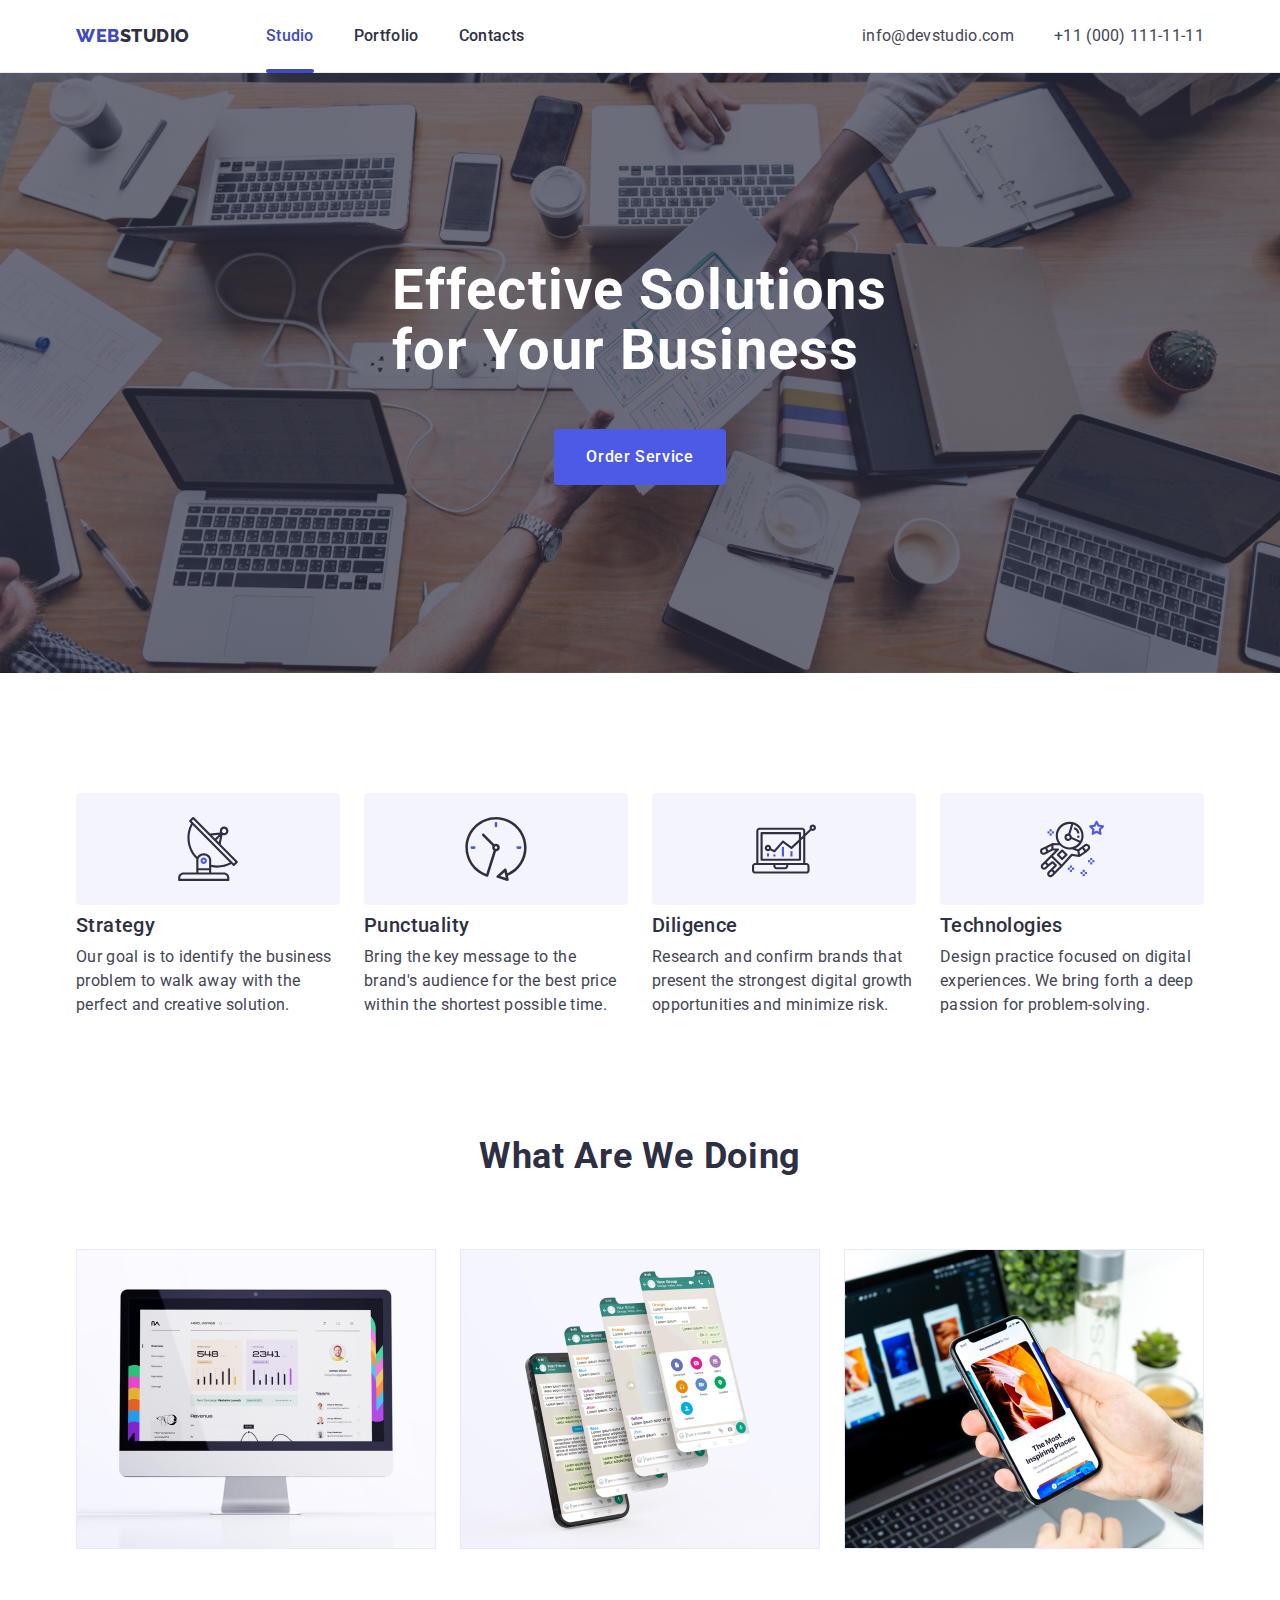
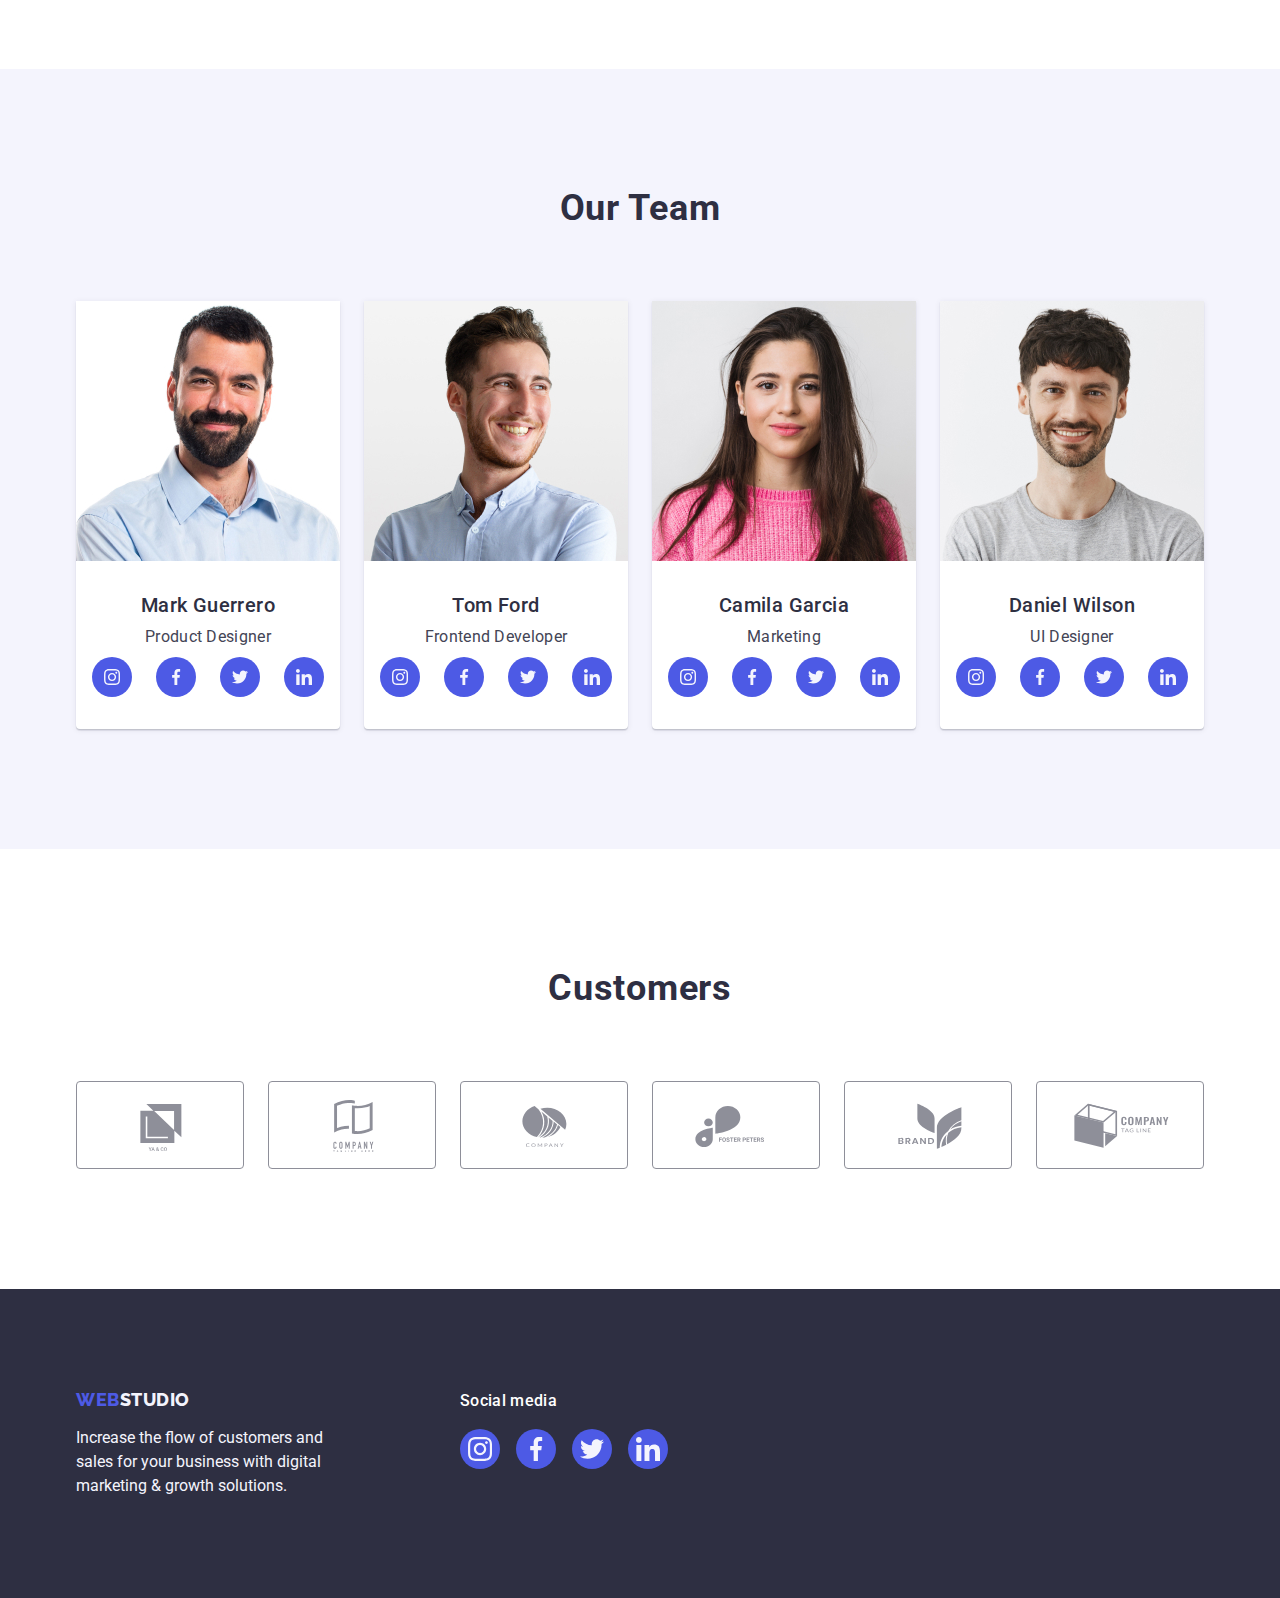
<file: index.html>
<!DOCTYPE html>
<html lang="en">



<head>
    <meta charset="UTF-8">
    <meta http-equiv="X-UA-Compatible" content="IE=edge">
    <meta name="viewport" content="width=device-width,initial-scale=1.0" />
    <link href="https://fonts.googleapis.com" rel="preconnect" />
    <link href="https://fonts.gstatic.com" rel="preconnect" />
    <link href="https://fonts.googleapis.com/css2?family=Raleway:wght@800&family=Roboto:wght@400;500;700&display=swap"
        rel="stylesheet" />
    <title>Web Studio</title>
    <link rel="stylesheet"
        href="https://cdnjs.cloudflare.com/ajax/libs/modern-normalize/1.1.0/modern-normalize.min.css">
    <link rel="stylesheet" href="./css/styles.css" />
</head>

<body class="body">
    <header class="page-header">
        <div class="header-cntnr container">
            <nav class="nav list">
                <a class="logo link" href="./index.html">Web<span class="second-logo">Studio</span></a>
                <ul class="header-menu-item list">
                    <li class="nav-menu">
                        <a class="menu link current" href="./index.html">Studio</a>
                    </li>
                    <li class="nav-menu">
                        <a class="menu link" href="./portfolio.html">Portfolio</a>
                    </li>
                    <li class="nav-menu"><a class="menu link" href="">Contacts</a>
                    </li>
                </ul>
            </nav>
            <address class="address">
                <ul class="contact-menu list">
                    <li class="menu-item link">
                        <a class="contact link" href="mailto:info@devstudio.com">info@devstudio.com</a>
                    </li>
                    <li class="menu-item link">
                        <a class="contact link" href="tel:+110001111111">+11 (000) 111-11-11</a>
                    </li>
                </ul>
            </address>
        </div>
    </header>

    <main>

        <section class=" second-menu-title">
            <div class=" container">
                <h1 class=" hero-title">Effective Solutions for Your Business </h1>

                <button data-modal-open class="order-button" type="button">Order
                    Service</button>
            </div>
        </section>

        <section class="excellence-menu-section">
            <div class="container">
                <h2 class="visually-hidden">Our Excellence</h2>
                <ul class="excellence-menu list">
                    <li class="excellence-menu-item ">
                        <div class="second-sctn-icn"> <svg width="64" height="64">
                                <use href="./images/icons.svg#icon-antenna"> </use>
                            </svg> </div>
                        <h3 class="title-second-section">Strategy</h3>
                        <p class="second-section-p">Our goal is to identify the business problem to walk away with the
                            perfect and creative
                            solution.
                        </p>
                    </li>
                    <li class="excellence-menu-item">
                        <div class="second-sctn-icn"> <svg width="64" height="64">
                                <use href="./images/icons.svg#icon-clock"> </use>
                            </svg> </div>
                        <h3 class="title-second-section">Punctuality</h3>
                        <p class="second-section-p">Bring the key message to the brand's audience for the best price
                            within
                            the shortest
                            possible
                            time.</p>
                    </li>
                    <li class="excellence-menu-item">
                        <div class="second-sctn-icn"> <svg width="64" height="64">
                                <use href="./images/icons.svg#icon-diagram"> </use>
                            </svg> </div>
                        <h3 class=" title-second-section">Diligence</h3>
                        <p class="second-section-p">Research and confirm brands that present the strongest
                            digital
                            growth
                            opportunities and
                            minimize
                            risk.</p>
                    </li>
                    <li class="excellence-menu-item">
                        <div class="second-sctn-icn"> <svg width="64" height="64">
                                <use href="./images/icons.svg#icon-astronaut"> </use>
                            </svg> </div>
                        <H3 class="title-second-section">Technologies</H3>
                        <p class="second-section-p">Design practice focused on digital experiences. We bring forth a
                            deep
                            passion for
                            problem-solving.</p>
                    </li>
                </ul>
            </div>
        </section>
        <section class="offers-menu-section">
            <div class="container-li container">
                <h2 class="main-title">What are we doing</h2>
                <ul class="offers-menu list">
                    <li class="offers-menu-item">
                        <img class="photo" src="./images/desktop.jpg" alt="desktop" width="360" />
                    </li>
                    <li class="offers-menu-item">
                        <img class="photo" src="./images/ui.jpg" alt="ui" width="360" />

                    </li>
                    <li class=" offers-menu-item">
                        <img class="photo" src="./images/uii.jpg" alt="user interface" width="360" />
                    </li>
                </ul>

            </div>

        </section>
        <section class="team-menu-section">
            <div class="container">

                <h2 class="main-title">Our Team</h2>
                <ul class="team list">
                    <li class="team-menu-item">
                        <img class="photo" src="./images/mark.jpg" alt="mark's photo" width="264" />
                        <div class="employee">
                            <h3 class="name">Mark Guerrero</h3>
                            <p class="role">Product Designer</p>
                            <ul class="social-list list">
                                <li class="social-item">
                                    <a class="social-link" href="https://www.instagram.com/"><svg class="social-icon"
                                            width="16" height="16">
                                            <use href="./images/icons.svg#icon-instagram"></use>
                                        </svg></a>
                                <li class="social-item">
                                    <a class="social-link" href="https://www.facebook.com/"><svg class="social-icon"
                                            width="16" height="16">
                                            <use href="./images/icons.svg#icon-facebook"></use>
                                        </svg></a>
                                </li>
                                <li class="social-item">
                                    <a class="social-link" href="https://twitter.com/"><svg class="social-icon"
                                            width="16" height="16">
                                            <use href="./images/icons.svg#icon-twitter"></use>
                                        </svg></a>
                                </li>
                                <li class="social-item">
                                    <a class="social-link" href="https://www.linkedin.com/"><svg class="social-icon"
                                            width="16" height="16">
                                            <use href="./images/icons.svg#icon-linkedin"></use>
                                        </svg></a>
                                </li>

                            </ul>
                        </div>

                    </li>
                    <li class="team-menu-item">
                        <img class="photo" src="./images/tom.jpg" alt="tom's photo" width="264" />
                        <div class="employee">
                            <h3 class="name">Tom Ford</h3>
                            <p class="role">Frontend Developer</p>
                            <ul class="social-list list">
                                <li class="social-item">
                                    <a class="social-link" href="https://www.instagram.com/"><svg class="social-icon"
                                            width="16" height="16">
                                            <use href="./images/icons.svg#icon-instagram"></use>
                                        </svg></a>
                                <li class="social-item">
                                    <a class="social-link" href="https://www.facebook.com/"><svg class="social-icon"
                                            width="16" height="16">
                                            <use href="./images/icons.svg#icon-facebook"></use>
                                        </svg></a>
                                </li>
                                <li class="social-item">
                                    <a class="social-link" href="https://twitter.com/"><svg class="social-icon"
                                            width="16" height="16">
                                            <use href="./images/icons.svg#icon-twitter"></use>
                                        </svg></a>
                                </li>
                                <li class="social-item">
                                    <a class="social-link" href="https://www.linkedin.com/"><svg class="social-icon"
                                            width="16" height="16">
                                            <use href="./images/icons.svg#icon-linkedin"></use>
                                        </svg></a>
                                </li>

                            </ul>

                        </div>

                    </li>
                    <li class="team-menu-item">
                        <img class="photo" src="./images/camilla.jpg" alt="camilla's photo" width="264" />
                        <div class="employee">
                            <h3 class="name">Camila Garcia</h3>
                            <p class="role">Marketing</p>
                            <ul class="social-list list">
                                <li class="social-item">
                                    <a class="social-link" href="https://www.instagram.com/"><svg class="social-icon"
                                            width="16" height="16">
                                            <use href="./images/icons.svg#icon-instagram"></use>
                                        </svg></a>
                                <li class="social-item">
                                    <a class="social-link" href="https://www.facebook.com/"><svg class="social-icon"
                                            width="16" height="16">
                                            <use href="./images/icons.svg#icon-facebook"></use>
                                        </svg></a>
                                </li>
                                <li class="social-item">
                                    <a class="social-link" href="https://twitter.com/"><svg class="social-icon"
                                            width="16" height="16">
                                            <use href="./images/icons.svg#icon-twitter"></use>
                                        </svg></a>
                                </li>
                                <li class="social-item">
                                    <a class="social-link" href="https://www.linkedin.com/"><svg class="social-icon"
                                            width="16" height="16">
                                            <use href="./images/icons.svg#icon-linkedin"></use>
                                        </svg></a>
                                </li>

                            </ul>

                        </div>

                    </li>
                    <li class="team-menu-item">
                        <img class="photo" src="./images/wilson.jpg" alt="wilson's photo" width="264" />
                        <div class="employee">
                            <h3 class="name">Daniel Wilson</h3>
                            <p class="role">UI Designer</p>
                            <ul class="social-list list">
                                <li class="social-item">
                                    <a class="social-link" href="https://www.instagram.com/"><svg class="social-icon"
                                            width="16" height="16">
                                            <use href="./images/icons.svg#icon-instagram"></use>
                                        </svg></a>
                                <li class="social-item">
                                    <a class="social-link" href="https://www.facebook.com/"><svg class="social-icon"
                                            width="16" height="16">
                                            <use href="./images/icons.svg#icon-facebook"></use>
                                        </svg></a>
                                </li>
                                <li class="social-item">
                                    <a class="social-link" href="https://twitter.com/"><svg class="social-icon"
                                            width="16" height="16">
                                            <use href="./images/icons.svg#icon-twitter"></use>
                                        </svg></a>
                                </li>
                                <li class="social-item">
                                    <a class="social-link" href="https://www.linkedin.com/"><svg class="social-icon"
                                            width="16" height="16">
                                            <use href="./images/icons.svg#icon-linkedin"></use>
                                        </svg></a>
                                </li>

                            </ul>
                        </div>

                    </li>
                </ul>

            </div>

        </section>
        <section class="customers">
            <div class="container">
                <h2 class="main-title">Customers</h2>
                <ul class="customers-list list">
                    <li class="customers-list-item">
                        <a href="#" target="_blank" class="customers-link">
                            <svg class="customers-icon" width="104" height="56">
                                <use href="./images/icons.svg#icon-Logo"></use>
                            </svg>
                        </a>
                    </li>
                    <li class="customers-list-item">
                        <a href="#" target="_blank" class="customers-link">
                            <svg class="customers-icon" width="104" height="56">
                                <use href="./images/icons.svg#icon-Logo-2"></use>
                            </svg>
                        </a>
                    </li>
                    <li class="customers-list-item">
                        <a href="#" target="_blank" class="customers-link">
                            <svg class="customers-icon" width="104" height="56">
                                <use href="./images/icons.svg#icon-Logo-3"></use>
                            </svg>
                        </a>
                    </li>
                    <li class="customers-list-item">
                        <a href="#" target="_blank" class="customers-link">
                            <svg class="customers-icon" width="104" height="56">
                                <use href="./images/icons.svg#icon-Logo-4"></use>
                            </svg>
                        </a>
                    </li>
                    <li class="customers-list-item">
                        <a href="#" target="_blank" class="customers-link">
                            <svg class="customers-icon" width="104" height="56">
                                <use href="./images/icons.svg#icon-Logo-5"></use>
                            </svg>
                        </a>
                    </li>
                    <li class="customers-list-item">
                        <a href="#" target="_blank" class="customers-link">
                            <svg class="customers-icon" width="104" height="56">
                                <use href="./images/icons.svg#icon-Logo-6"></use>
                            </svg>
                        </a>
                    </li>
                </ul>
            </div>
        </section>
    </main>
    <footer class="bottom-logo-s">
        <div class="footer-box container">
            <div class="promotion-box">
                <a class="logo-b link" href="./index.html">Web<span class="second-logo-b">Studio</span>
                </a>
                <p class="promotion-slogan"> Increase the flow of customers and sales for your business with digital
                    marketing &
                    growth solutions.</p>
            </div>

            <div>
                <p class="title-footer">Social media</p>
                <ul class="social-list footer-social-list list">
                    <li class="social-item">
                        <a class="social-link" href="https://www.instagram.com/"><svg class="social-icon" width="24"
                                height="24">
                                <use href="./images/icons.svg#icon-instagram"></use>
                            </svg></a>
                    <li class="social-item">
                        <a class="social-link" href="https://www.facebook.com/"><svg class="social-icon" width="24"
                                height="24">
                                <use href="./images/icons.svg#icon-facebook"></use>
                            </svg></a>
                    </li>
                    <li class="social-item">
                        <a class="social-link" href="https://twitter.com/"><svg class="social-icon" width="24"
                                height="24">
                                <use href="./images/icons.svg#icon-twitter"></use>
                            </svg></a>
                    </li>
                    <li class="social-item">
                        <a class="social-link" href="https://www.linkedin.com/"><svg class="social-icon" width="24"
                                height="24">
                                <use href="./images/icons.svg#icon-linkedin"></use>
                            </svg></a>
                    </li>

                </ul>
            </div>
        </div>

    </footer>

    <div class="modal-btn backdrop is-hidden" data-modal>
        <div class="modal">
            <button class="close-btn" data-modal-close="" type="button"> <svg class="modal-icon" width="8" height="8">
                    <use href="./images/icons.svg#icon-cross"></use>
                </svg> </button>
        </div>

    </div>
    <script src=" ./js/modal.js"></script>

</body>

</html>
</file>
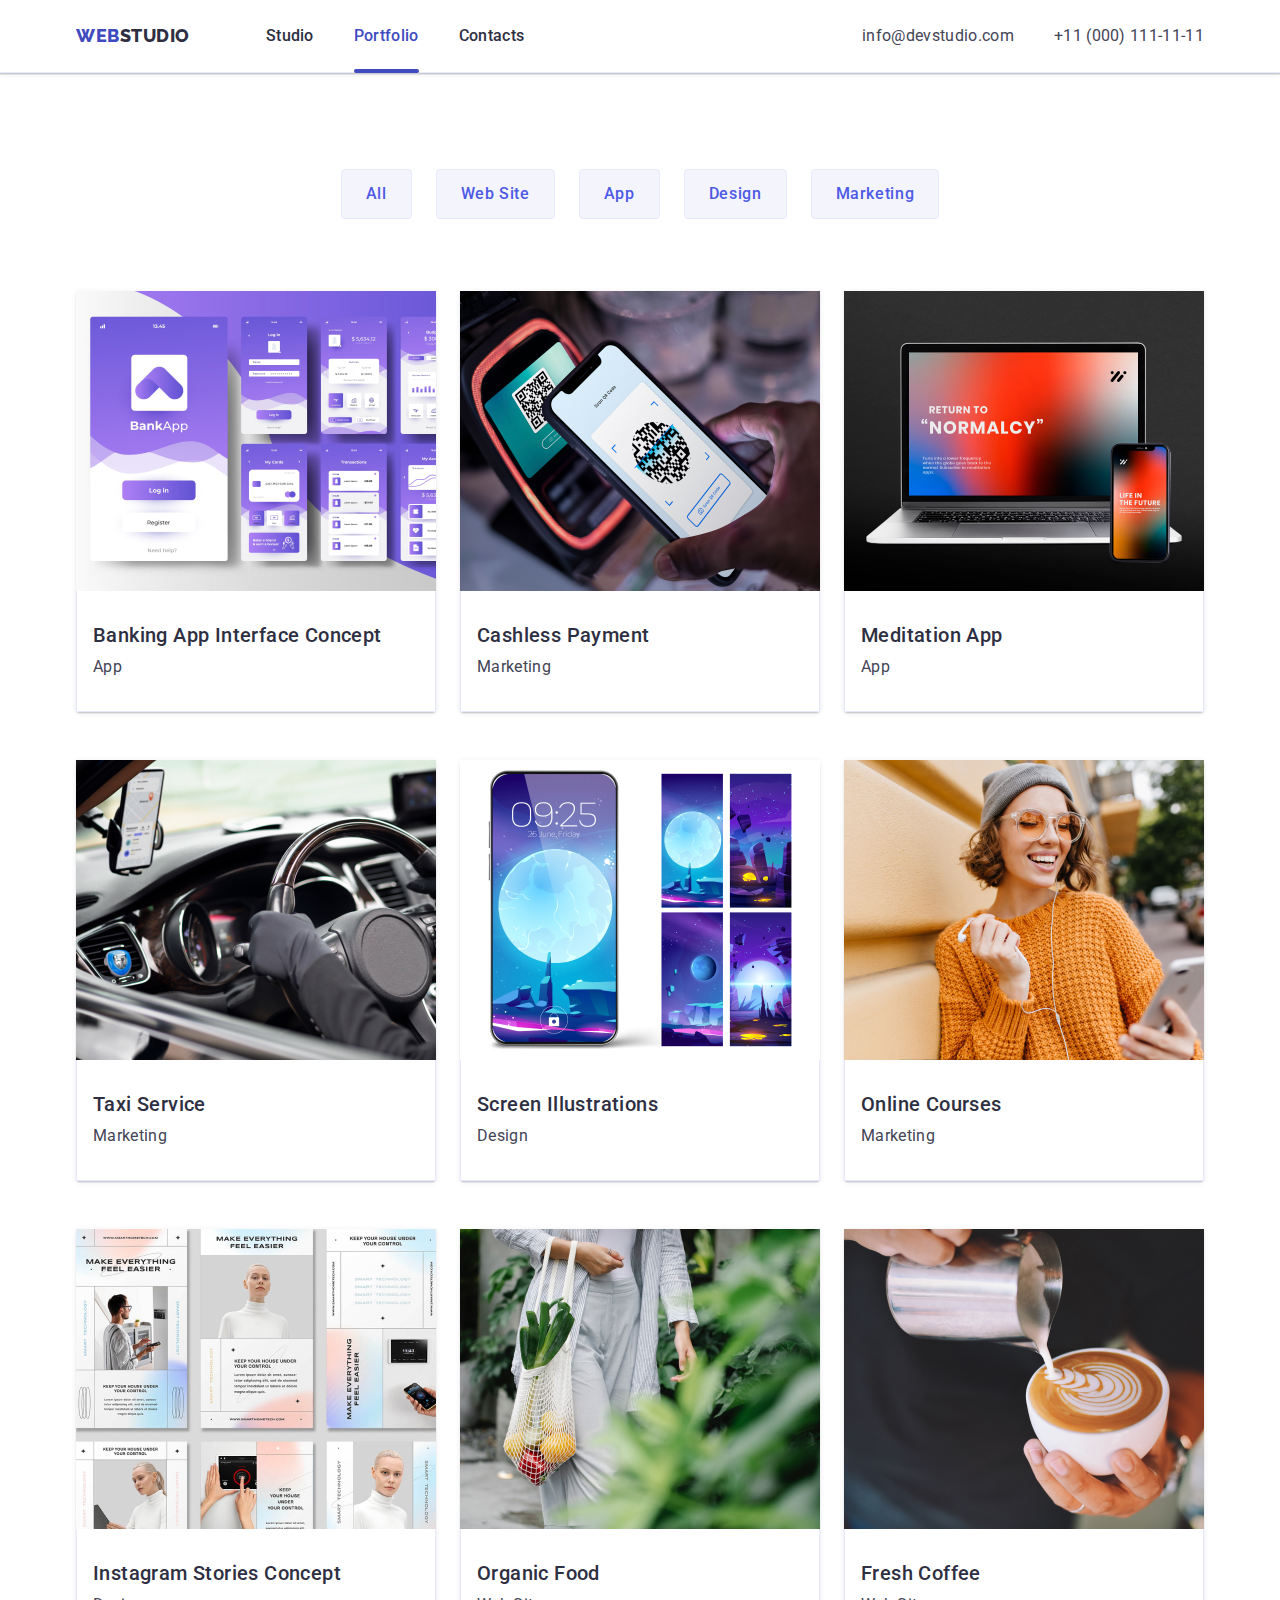
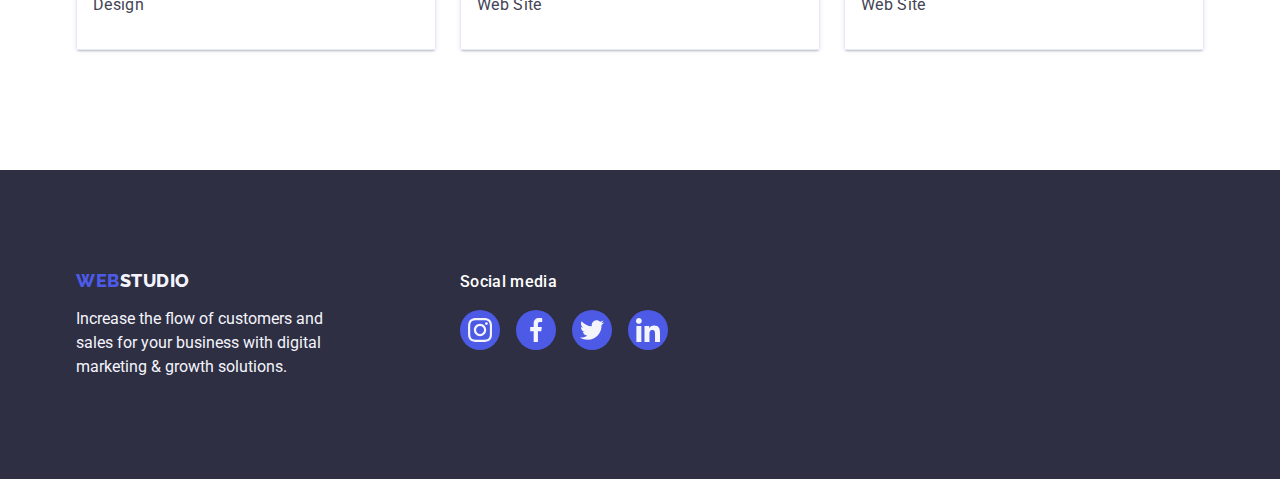
<file: portfolio.html>
<!DOCTYPE html>
<html lang="en">

<head>
    <meta charset="UTF-8">
    <meta http-equiv="X-UA-Compatible" content="IE=edge">
    <meta name="viewport" content="width=device-width, initial-scale=1.0">
    <link href="https://fonts.googleapis.com" rel="preconnect" />
    <link href="https://fonts.gstatic.com" rel="preconnect" />
    <link href="https://fonts.googleapis.com/css2?family=Raleway:wght@800&family=Roboto:wght@400;500;700&display=swap"
        rel="stylesheet" />
    <title>Web Studio</title>
    <link rel="stylesheet"
        href="https://cdnjs.cloudflare.com/ajax/libs/modern-normalize/1.1.0/modern-normalize.min.css">
    <link rel="stylesheet" href="./css/styles.css" />
</head>

<body class="body">
    <header class=" page-header ">
        <div class="header-cntnr container">
            <nav class="nav list">
                <a class="logo link" href="./index.html">Web<span class="second-logo">Studio</span></a>
                <ul class="header-menu-item list">
                    <li class="nav-menu link">
                        <a class="menu link" href="./index.html">Studio</a>
                    </li>
                    <li class="nav-menu link">
                        <a class="menu link current " href="./portfolio.html">Portfolio</a>
                    </li>
                    <li class="nav-menu link"><a class="menu link" href="">Contacts</a>
                    </li>
                </ul>
            </nav>
            <address class="address">
                <ul class="contact-menu list">
                    <li class="menu-item link">
                        <a class="contact link" href="mailto:info@devstudio.com">info@devstudio.com</a>
                    </li>
                    <li class="menu-item ">
                        <a class="contact link" href="tel:+110001111111">+11 (000) 111-11-11</a>
                    </li>
                </ul>
            </address>
        </div>

    </header>

    <main>
        <section class="section-portfolio">
            <div class="container">

                <h1 class="visually-hidden">Portfolio</h1>
                <ul class="prtflio-btns list">
                    <li class="btn">
                        <button class="button-portfolio" type="button">All</button>
                    </li>
                    <li class="btn">
                        <button class="button-portfolio" type="button">Web Site</button>
                    </li>
                    <li class="btn"><button class="button-portfolio" type="button">App</button></li>
                    <li class="btn"><button class="button-portfolio" type="button">Design</button></li>
                    <li class="btn"><button class="button-portfolio" type="button">Marketing</button></li>
                </ul>

                <ul class="frs-smpls list">
                    <li class="sample"> <a class=" sample-link link" href="">
                            <div class="photo-wrapper"><img class="photo" src="./images/img.jpg" alt="app concept">
                                <p class=" overlay overlay-txt">14 Stylish and User-Friendly App Design Concepts · Task
                                    Manager App · Calorie Tracker App · Exotic Fruit Ecommerce App ·
                                    Cloud Storage App</p>

                            </div>
                            <div class="div-itm">
                                <h2 class="offers-samples">Banking App Interface Concept</h2>
                                <p class="offers-samples-p">App</p>
                            </div>
                        </a> </li>
                    <li class="sample"> <a class=" sample-link link" href="">
                            <div class="photo-wrapper"><img class="photo" src="./images/payment.jpg"
                                    alt="payment terminal">

                                <p class=" overlay overlay-txt">14 Stylish and User-Friendly App Design Concepts · Task
                                    Manager App · Calorie Tracker App · Exotic Fruit Ecommerce App ·
                                    Cloud Storage App</p>

                            </div>
                            <div class="div-itm">
                                <h2 class="offers-samples">Cashless Payment</h2>

                                <p class="offers-samples-p"> Marketing</p>
                            </div>
                        </a></li>
                    <li class="sample">
                        <a class=" sample-link link" href="">
                            <div class="photo-wrapper"><img class="photo" src="./images/interface.jpg"
                                    alt="desktop interface">

                                <p class=" overlay overlay-txt">14 Stylish and User-Friendly App Design Concepts · Task
                                    Manager App · Calorie Tracker App · Exotic Fruit Ecommerce App ·
                                    Cloud Storage App</p>

                            </div>
                            <div class="div-itm">
                                <h2 class="offers-samples">Meditation App </h2>
                                <p class="offers-samples-p"> App</p>
                            </div>
                        </a>
                    </li>
                    <li class="sample"> <a class=" sample-link link" href="">
                            <div class="photo-wrapper"><img class="photo" src="./images/car.jpg" alt="driving man">

                                <p class=" overlay overlay-txt">14 Stylish and User-Friendly App Design Concepts · Task
                                    Manager App · Calorie Tracker App · Exotic Fruit Ecommerce App ·
                                    Cloud Storage App</p>

                            </div>
                            <div class="div-itm">
                                <h2 class="offers-samples">Taxi Service </h2>
                                <p class="offers-samples-p"> Marketing</p>
                            </div>

                        </a>
                    </li>
                    <li class="sample"> <a class=" sample-link link" href="">
                            <div class="photo-wrapper"><img class="photo" src="./images/moon.jpg"
                                    alt="screen illustration">

                                <p class=" overlay overlay-txt">14 Stylish and User-Friendly App Design Concepts · Task
                                    Manager App · Calorie Tracker App · Exotic Fruit Ecommerce App ·
                                    Cloud Storage App</p>

                            </div>
                            <div class="div-itm">

                                <h2 class="offers-samples">Screen Illustrations </h2>
                                <p class="offers-samples-p"> Design</p>
                            </div>
                        </a>
                    </li>
                    <li class="sample"><a class=" sample-link link" href="">
                            <div class="photo-wrapper"><img class="photo" src="./images/courses.jpg" alt="a student">

                                <p class=" overlay overlay overlay-txt">14 Stylish and User-Friendly App Design Concepts
                                    ·
                                    Task
                                    Manager App · Calorie Tracker App · Exotic Fruit Ecommerce App ·
                                    Cloud Storage App</p>

                            </div>
                            <div class="div-itm">

                                <h2 class="offers-samples">Online Courses</h2>
                                <p class="offers-samples-p">Marketing</p>
                            </div>
                        </a></li>
                    <li class="sample"><a class=" sample-link link" href="">
                            <div class="photo-wrapper"><img class="photo" src="./images/concept.jpg"
                                    alt="callories app uit">

                                <p class=" overlay overlay-txt">14 Stylish and User-Friendly App Design Concepts · Task
                                    Manager App · Calorie Tracker App · Exotic Fruit Ecommerce App ·
                                    Cloud Storage App</p>

                            </div>
                            <div class="div-itm">

                                <h2 class="offers-samples">Instagram Stories Concept</h2>
                                <p class="offers-samples-p">Design</p>
                            </div>
                        </a></li>
                    <li class="sample"> <a class=" sample-link link" href="">
                            <div class="photo-wrapper"><img class="photo" src="./images/food.jpg" alt="veggies">

                                <p class=" overlay overlay-txt">14 Stylish and User-Friendly App Design Concepts · Task
                                    Manager App · Calorie Tracker App · Exotic Fruit Ecommerce App ·
                                    Cloud Storage App</p>

                            </div>
                            <div class="div-itm">
                                <h2 class="offers-samples">Organic Food</h2>
                                <p class="offers-samples-p">Web Site</p>
                            </div>
                        </a></li>
                    <li class="sample"><a class=" sample-link link" href="">
                            <div class="photo-wrapper"><img class="photo" src="./images/coffee.jpg"
                                    alt="man pouring coffee">

                                <p class=" overlay overlay-txt">14 Stylish and User-Friendly App Design Concepts · Task
                                    Manager App · Calorie Tracker App · Exotic Fruit Ecommerce App ·
                                    Cloud Storage App</p>

                            </div>
                            <div class="div-itm">
                                <h2 class="offers-samples">Fresh Coffee</h2>
                                <p class="offers-samples-p">Web Site</p>
                            </div>
                        </a></li>
                </ul>
            </div>

        </section>

    </main>
    <footer class="bottom-logo-s">
        <div class="footer-box container">
            <div class="promotion-box">
                <a class="logo-b link" href="./index.html">Web<span class="second-logo-b">Studio</span>
                </a>
                <p class="promotion-slogan"> Increase the flow of customers and sales for your business with digital
                    marketing &
                    growth solutions.</p>
            </div>

            <div>
                <p class="title-footer">Social media</p>
                <ul class="social-list footer-social-list list">
                    <li class="social-item">
                        <a class="social-link" href="https://www.instagram.com/"><svg class="social-icon" width="24"
                                height="24">
                                <use href="./images/icons.svg#icon-instagram"></use>
                            </svg></a>
                    <li class="social-item">
                        <a class="social-link" href="https://www.facebook.com/"><svg class="social-icon" width="24"
                                height="24">
                                <use href="./images/icons.svg#icon-facebook"></use>
                            </svg></a>
                    </li>
                    <li class="social-item">
                        <a class="social-link" href="https://twitter.com/"><svg class="social-icon" width="24"
                                height="24">
                                <use href="./images/icons.svg#icon-twitter"></use>
                            </svg></a>
                    </li>
                    <li class="social-item">
                        <a class="social-link" href="https://www.linkedin.com/"><svg class="social-icon" width="24"
                                height="24">
                                <use href="./images/icons.svg#icon-linkedin"></use>
                            </svg></a>
                    </li>

                </ul>
            </div>
        </div>

    </footer>
</body>


</html>
</file>
<file: css/styles.css>
:root {
  --primary-text--color-theme-dark: #ffffff;
  --accent-color: fff6c00;
  --transition-duration-and-function: 300ms linear,
    background-color 300ms linear;
  --accent-color: #404bbf;
  --iris-color: #4d5ae5;
  --cloud-color: #f4f4fd;
  --primary-text-color-theme-dark: #ffffff;
  --title-color: #2e2f42;
  --description-color: #434455;
  --main-background-color: #ffffff;
  --border-button: #e7e9fc;
  --icons-color: #8e8f99;
  --icons-color-hover: #404bbf;
  --icons-color-focus: #404bbf;
  --icons-color-active: #404bbf;
  --icons-color-disabled: #8e8f99;
}
.visually-hidden {
  position: absolute;
  width: 1px;
  height: 1px;
  margin: -1px;
  border: 0;
  padding: 0;

  white-space: nowrap;
  clip-path: inset(100%);
  clip: rect(0 0 0 0);
  overflow: hidden;
}
.h1,
h2,
h3,
h4,
h5,
h6,
p {
  margin: 0;
  padding-bottom: 0;
}
ul,
ol {
  margin-top: 0;
  margin-bottom: 0;
  padding-left: 0;
}

.list {
  list-style: none;
  margin: 0;
  padding: 0;
}
.link {
  text-decoration: none;
}
/* header */
.page-header {
  box-shadow: 0px 2px 1px rgba(46, 47, 66, 0.08),
    0px 1px 1px rgba(46, 47, 66, 0.16), 0px 1px 6px rgba(46, 47, 66, 0.08);
}
.contact {
  font-weight: 400;
  display: block;
  padding: 24px 0;
  font-size: normal;
  color: #434455;
  font-style: normal;
  transition: color 250ms cubic-bezier(0.4, 0, 0.2, 1);
}
.contact:hover {
  color: #404bbf;
}
.contact:focus {
  color: #404bbf;
}

.menu-item {
  font-size: 16px;
  font-weight: 500;
  line-height: 1.5;
  color: #434455;
  letter-spacing: 0.02em;
}
/* logo */

/* nav-menu */

.logo {
  transition: color 250ms cubic-bezier(0.4, 0, 0.2, 1);
  font-family: Raleway, sans-serif;
  font-size: 18px;
  font-weight: 800;
  line-height: 1.17;
  color: #404bbf;
  letter-spacing: 0.03em;
  text-transform: uppercase;
  margin-right: 76px;
}
.header-menu-item {
  display: flex;
  gap: 40px;
}
.menu {
  font-size: 16px;
  color: #2e2f42;
  accent-color: #404bbf;
  font-weight: 500;
  line-height: 1.5;
  letter-spacing: 0.02em;
  padding: 24px 0;
  transition: color 250ms cubic-bezier(0.4, 0, 0.2, 1);
  display: block;
}
.menu:hover {
  color: #404bbf;
}
.menu:focus {
  color: #404bbf;
}

.logo:hover {
  color: #404bbf;
}
.logo:focus {
  color: #404bbf;
}
.second-logo {
  transition: color 250ms cubic-bezier(0.4, 0, 0.2, 1);
  color: #2e2f42;
}
.second-logo-b:hover {
  color: #404bbf;
}
.second-logo-b:focus {
  color: #404bbf;
}
.second-logo:hover {
  color: #404bbf;
}
.second-logo:focus {
  color: #404bbf;
}
.header-menu-item {
  transition: color 250ms cubic-bezier(0.4, 0, 0.2, 1);
  display: flex;
  gap: 40px;
}

.contact-menu {
  display: flex;
  gap: 40px;
}
.header-menu-item:hover {
  color: #404bbf;
}
.header-menu-item:focus {
  color: #404bbf;
}
.page-header {
  border-bottom: 1px solid #e7e9fc;
  box-shadow: 0px 2px 1px rgba(46, 47, 66, 0.08),
    0px 1px 1px rgba(46, 47, 66, 0.16), 0px 1px 6px rgba(46, 47, 66, 0.08);
}
.header-cntnr {
  display: flex;
  padding-top: 20px;
  padding-bottom: 20px;
}
.container {
  width: 1158px;
  margin: 0 auto;
  padding: 0 15px;
}
.nav {
  display: flex;
  align-items: center;
}

address {
  margin-left: auto;
}
/* first section */
/* main */
.order-button {
  font-family: 'Roboto', sans-serif;
  cursor: pointer;
  background-color: #4d5ae5;
  font-weight: 500;
  font-size: 16px;
  letter-spacing: 0.04em;
  color: #ffffff;
  line-height: 1.5;
  display: block;
  min-width: 169px;
  height: 56px;
  border: none;
  border-radius: 4px;
  margin-left: auto;
  margin-right: auto;
  margin-top: 48px;
  transition: background-color 250ms cubic-bezier(0.4, 0, 0.2, 1);
  padding: 16px 32px;
}
.order-button:hover {
  background-color: #404bbf;
  border: none;
}
.order-button:focus {
  background-color: #404bbf;
  border: none;
}
/* title second section */
.title-second-section {
  font-size: 20px;
  font-weight: 500;
  line-height: 1.2;
  color: #2e2f42;
  letter-spacing: 0.02em;
  list-style: none;
  margin-bottom: 8px;
}
.second-section-p {
  font-weight: 400;
  font-size: 16px;
  line-height: 1.5;
  color: #434455;
  letter-spacing: 0.02em;
}
.second-sctn-icn {
  display: flex;
  align-items: center;
  justify-content: center;
  height: 112px;
  background-color: #f4f4fd;
  border-radius: 4px;
  margin-bottom: 8px;
}

.offers-menu-section {
  font-size: 20px;
  letter-spacing: 0.02;
  line-height: 1.2;
  font-weight: 500;
}

.contact-menu {
  text-align: left;
}

/* our team */

.team-list {
  list-style: none;
}

.role {
  font-size: 16px;
  line-height: 1.5;
  letter-spacing: 0.02em;
  color: #434455;
  margin-bottom: 8px;
}
.social-item {
  width: 40px;
  height: 40px;
}
.social-list {
  display: flex;
  gap: 24px;
  margin: auto;
  justify-content: center;
}
.social-icon {
  fill: #f4f4fd;
}
.title-footer {
  display: flex;
  font-weight: 500;
  font-size: 16px;
  line-height: 24px;
  color: #ffffff;
  margin-bottom: 8px;
}
.footer-social-list {
  gap: 16px;
  transition: color 250ms cubic-bezier(0.4, 0, 0.2, 1);
}
.social-link {
  display: flex;
  align-items: center;
  justify-content: center;
  width: 100%;
  height: 100%;
  border-radius: 50%;
  color: #404bbf;
  background-color: #4d5ae5;
  transition: background-color 250ms cubic-bezier(0.4, 0, 0.2, 1);
}
.social-link:hover,
.social-link:focus {
  background-color: #404bbf;
}
.footer-social-list .social-link:hover,
.footer-social-list .social-link:focus {
  background-color: #31d0aa;
}
.name {
  font-size: 20px;
  line-height: 1.2;
  letter-spacing: 0.02em;
  font-weight: 500;
  color: #2e2f42;
  list-style: none;
  text-decoration: none;
  text-transform: capitalize;
  text-align: center;
  margin-bottom: 8px;
}

/*  */

.body {
  background-color: #ffffff;
  color: #434455;
  font-family: 'Roboto', sans-serif;
  font-size: 16px;
  font-weight: 400;
  line-height: 1.5;
}

/* hero=title */
.hero-title {
  font-size: 56px;
  font-weight: 700;
  line-height: 1.07;
  letter-spacing: 0.02em;
  color: #ffffff;
  max-width: 496px;
  margin: 0 auto;
}
.second-menu-title {
  font-size: 16px;
  font-weight: 500;
  line-height: 1.5;
  color: #2e2f42;
  letter-spacing: 0.02em;
  padding: 188px 0;
  background-image: linear-gradient(
      rgba(46, 47, 66, 0.7),
      rgba(46, 47, 66, 0.7)
    ),
    url(../images/people-office.jpg);
  max-width: 1440px;
  background-repeat: no-repeat;
  background-position: center;
  background-size: cover;
  margin-left: auto;
  margin-right: auto;
}

/* main section */
.main {
  background-color: #ffffff;
  text-align: center;
  font-size: 1.2rem;
  font-weight: 300;
  line-height: 1.5;
  color: #434454;
}
/* footer */

/* bottom logo */

/* WEB */
.footer-box {
  display: flex;
  align-items: baseline;
}
.promotion-box {
  margin-right: 120px;
}
.title-footer {
  letter-spacing: 0.02em;
  margin-bottom: 16px;
}

.logo-b {
  transition: color 250ms cubic-bezier(0.4, 0, 0.2, 1);
  font-size: 18px;
  font-weight: 800;
  line-height: 1.17;
  font-family: 'Raleway', sans-serif;
  color: #4d5ae5;
  text-align: left;
  letter-spacing: 0.03em;
  text-transform: uppercase;
  display: inline-block;
  margin-bottom: 16px;
}
.logo-b:hover {
  color: #404bbf;
}
.logo-b:focus {
  color: #404bbf;
}

/*STUDIO */
.second-logo-b {
  transition: color 250ms cubic-bezier(0.4, 0, 0.2, 1);
  font-size: 18px;
  font-weight: 800;
  line-height: 1.17;
  font-family: 'Raleway', sans-serif;
  color: #f4f4fd;
  background-color: #2e2f42;
  list-style: none;
  text-decoration: none;
  text-align: left;
  letter-spacing: 0.03em;
  text-transform: uppercase;
}

.promotion-slogan {
  font-size: 16px;
  line-height: 1.5;
  color: #f4f4fd;
}
.button:hover {
  background-color: #404bbf;
  color: #ffffff;
}
button:focus {
  background-color: #404bbf;
  color: #ffffff;
}

/* team photos */
.team {
  display: flex;
  gap: 24px;
}

.team-menu-section {
  font-size: 36px;
  line-height: 1.11;
  letter-spacing: 0.02em;
  color: #2e2f42;
  text-align: center;
  background-color: #f4f4fd;
}

.team-menu-item {
  background-color: #ffffff;
  width: calc((100%-72px) / 4);
  border-radius: 0px 0px 4px 4px;
  box-shadow: 0px 1px 6px rgba(46, 47, 66, 0.08),
    0px 1px 1px rgba(46, 47, 66, 0.16), 0px 2px 1px rgba(46, 47, 66, 0.08);
}
.employee {
  padding: 32px 16px;
}
/* third section */
.offers-menu-section {
  padding-bottom: 120px;
}
.offers-menu {
  display: flex;
  gap: 24px;
}
.offers-menu-item {
  background-color: #f4f4fd;
  width: calc((100% - 48px) / 3);
}
.div-itm {
  padding: 32px 16px;
  border: 1px solid #e7e9fc;
  border-top: none;
}
.portfolio-address {
  font-style: normal;
  list-style: none;
}
/* second section */
.excellence-menu {
  display: flex;
  gap: 24px;
}
.excellence-menu-section {
  padding: 120px 0;
}
/* exsellence ;enu ite; */
.excellence-menu-item {
  width: calc((100% - 72px) / 4);
}

/* portfolio */
.portfolio-header-cntnr {
  display: flex;
}
.logo-p:hover {
  color: #404bbf;
}
.logo-p:focus {
  color: #404bbf;
}
.portfolio-header-cntnr {
  width: 1158;
  margin: 0 auto;
  padding: 0 15px;
}
.address {
  font-style: normal;
}
.button-portfolio {
  font-family: 'Roboto', sans-serif;
  letter-spacing: 0.04em;
  line-height: 1.5;
  font-weight: 500;
  font-size: 16px;
  background-color: #f4f4fd;
  color: #4d5ae5;

  cursor: pointer;
  padding: 12px 24px;
  border: 1px solid #e7e9fc;
  border-radius: 4px;
  transition: color 250ms cubic-bezier(0.4, 0, 0.2, 1),
    background-color 250ms cubic-bezier(0.4, 0, 0.2, 1),
    border-color 250ms cubic-bezier(0.4, 0, 0.2, 1),
    box-shadow 250ms cubic-bezier(0.4, 0, 0.2, 1);
}
.section-portofolio {
  padding: 96px 0 120px;
}

.button-portfolio:hover {
  border: 1px solid transparent;
  background-color: #404bbf;
  color: #ffffff;
  box-shadow: 0px 3px 1px rgba(0, 0, 0, 0.1), 0px 2px 1px rgba(0, 0, 0, 0.08),
    0px 2px 2px rgba(0, 0, 0, 0.12);
}

.button-portfolio:focus {
  border: 1px solid transparent;
  background-color: #404bbf;
  color: #ffffff;
  box-shadow: 0px 3px 1px rgba(0, 0, 0, 0.1), 0px 2px 1px rgba(0, 0, 0, 0.08),
    0px 2px 2px rgba(0, 0, 0, 0.12);
}
/*prtflio-sction  */
.section-portfolio {
  padding: 96px 0 120px 0;
}

/*  portfolio offers menu */
.prtflio-btns {
  justify-content: center;
  display: flex;
  gap: 24px;
  margin-bottom: 72px;
}
.header-menu-item {
  display: flex;
  gap: 40px;
}
.sample-link:hover,
.sample-link:focus {
  box-shadow: 0px 1px 6px rgba(46, 47, 66, 0.08),
    0px 1px 1px rgba(46, 47, 66, 0.16), 0px 2px 1px rgba(46, 47, 66, 0.08);
}
.sample-link {
  transition: box-shadow 250ms cubic-bezier(0.4, 0, 0.2, 1);
  display: block;
}

/* second list prtfolio */
.frs-smpls {
  display: flex;
  flex-wrap: wrap;
  column-gap: 24px;
  row-gap: 48px;
}
/* 2section */
.sample {
  width: calc((100% - 48px) / 3);
  background-color: #ffffff;
  border-radius: 4px;
  box-shadow: 0px 1px 6px rgba(46, 47, 66, 0.08),
    0px 1px 1px rgba(46, 47, 66, 0.16), 0px 2px 1px rgba(46, 47, 66, 0.08);
}
.offers-samples {
  font-weight: 500;
  font-size: 20px;
  line-height: 1.2;
  letter-spacing: 0.02em;
  color: #2e2f42;
  margin-bottom: 8px;
}
.offers-samples-p {
  font-size: 16px;
  line-height: 1.5;
  letter-spacing: 0.02em;
  color: #434455;
}
/* customers*/
.customers-icon {
  fill: currentColor;
}
.current::after {
  content: '';
  width: 100%;
  height: 4px;
  background-color: #404bbf;
  border-radius: 2px;
  position: absolute;
  left: 0;
  bottom: -1px;
}
.current {
  position: relative;
  color: #404bbf;
}
.customers-list {
  display: flex;
  gap: 24px;
}
.customers-list-item {
  width: calc((100% - 120px) / 6);
  height: 88px;
}
.customers-link:hover,
.customers-link:focus {
  border-color: #404bbf;
  color: #404bbf;
}
.customers-link:hover .customers-icon,
.customers-link:focus .customers-icon {
  fill: #404bbf;
}
.customers-link {
  display: flex;
  align-items: center;
  justify-content: center;
  height: 100%;
  width: 100%;
  border: 1px solid #8e8f99;
  border-radius: 4px;
  color: #8e8f99;
  transition: color 250ms cubic-bezier(0.4, 0, 0.2, 1),
    border-color 250ms cubic-bezier(0.4, 0, 0.2, 1);
}

.customers {
  padding: 120px 0;
}
.main-title {
  font-size: 36px;
  line-height: 1.11;
  letter-spacing: 0.02em;
  color: #2e2f42;
  text-transform: capitalize;
  margin-bottom: 72px;
  text-align: center;
}
/* footer */
.bottom-logo {
  font-family: 'Raleway', sans-serif;
  font-size: 18px;
  font-weight: 800;
  line-height: 1.17;
  color: #4d5ae5;
  letter-spacing: 0.03em;
  text-transform: uppercase;
  margin-right: 76px;
}
.second-bottom-logo:hover {
  color: #404bbf;
}
.second-bottom-logo:focus {
  color: #404bbf;
}
/* HW-3 */
/* first section */
.photo {
  display: block;
}
.bottom-logo-s {
  background-color: #2e2f42;
  padding: 100px 0;
}
.bottom-logo {
  display: inline-block;
  margin-bottom: 16px;
}
.promotion-slogan {
  max-width: 264px;
}
.team-menu-section {
  padding: 120px 0;
}
.container-li {
  border-top: none;
}
.overlay {
  width: 360px;
  height: 300px;
  background-color: #4d5ae5;
  padding: 40px 32px;
  position: absolute;
  left: 0;
  top: 0;
  transform: translateY(100%);
  transition: transform 250ms cubic-bezier(0.4, 0, 0.2, 1);
  font-size: 16px;
  line-height: 24px;
  letter-spacing: 0.02em;
  color: #f4f4fd;
}
.overlay-txt {
  font-size: 16px;
  line-height: 24px;
  letter-spacing: 0.02em;
  color: #f4f4fd;
}
.photo-wrapper {
  position: relative;
  overflow: hidden;
}
.sample-link:hover .overlay,
.sample-link:focus .overlay {
  transform: translateY(0%);
}
.backdrop {
  width: 100%;
  height: 100%;
  position: absolute;
  left: 0;
  top: 0;
  background-color: rgba(0, 0, 0, 0.5);
}
.modal {
  position: absolute;
  top: 50%;
  left: 50%;
  transform: translate(-50%, -50%) scale(1);
  width: 408px;
  min-height: 584px;
  background-color: #fcfcfc;
  border-radius: 4px;
  transition: transform 250ms cubic-bezier(0.4, 0, 0.2, 1);
  box-shadow: 0px 1px 1px rgba(0, 0, 0, 0.14), 0px 1px 3px rgba(0, 0, 0, 0.12),
    0px 2px 1px rgba(0, 0, 0, 0.2);
}

.modal-btn {
  position: fixed;
  top: 0;
  left: 0%;
  width: 100%;
  height: 100%;
  background-color: rgba(46, 47, 66, 0.4);
  transition: opacity 250ms cubic-bezier(0.4, 0, 0.2, 1),
    visibility 250ms cubic-bezier(0.4, 0, 0.2, 1);
}
.is-hidden {
  visibility: hidden;
  opacity: 0;
  pointer-events: none;
}
.close-btn {
  position: absolute;
  top: 24px;
  right: 24px;
  width: 24px;
  height: 24px;
  border-radius: 50%;
  justify-content: center;
  align-items: center;
  background-color: #e7e9fc;
  border: 1px solid rgba(0, 0, 0, 0.1);
  padding: 0;
  cursor: pointer;
  display: flex;
  transition: background-color 250ms cubic-bezier(0.4, 0, 0.2, 1),
    border 250ms cubic-bezier(0.4, 0, 0.2, 1);
}
.close-btn:hover,
.close-btn:focus {
  background-color: #404bbf;
  border: none;
}
.modal-icon {
  fill: #2e2f42;
  transition: fill 250ms cubic-bezier(0.4, 0, 0.2, 1);
}
.close-btn:hover .modal-icon,
.close-btn:focus .modal-icon {
  fill: #ffffff;
}
</file>
